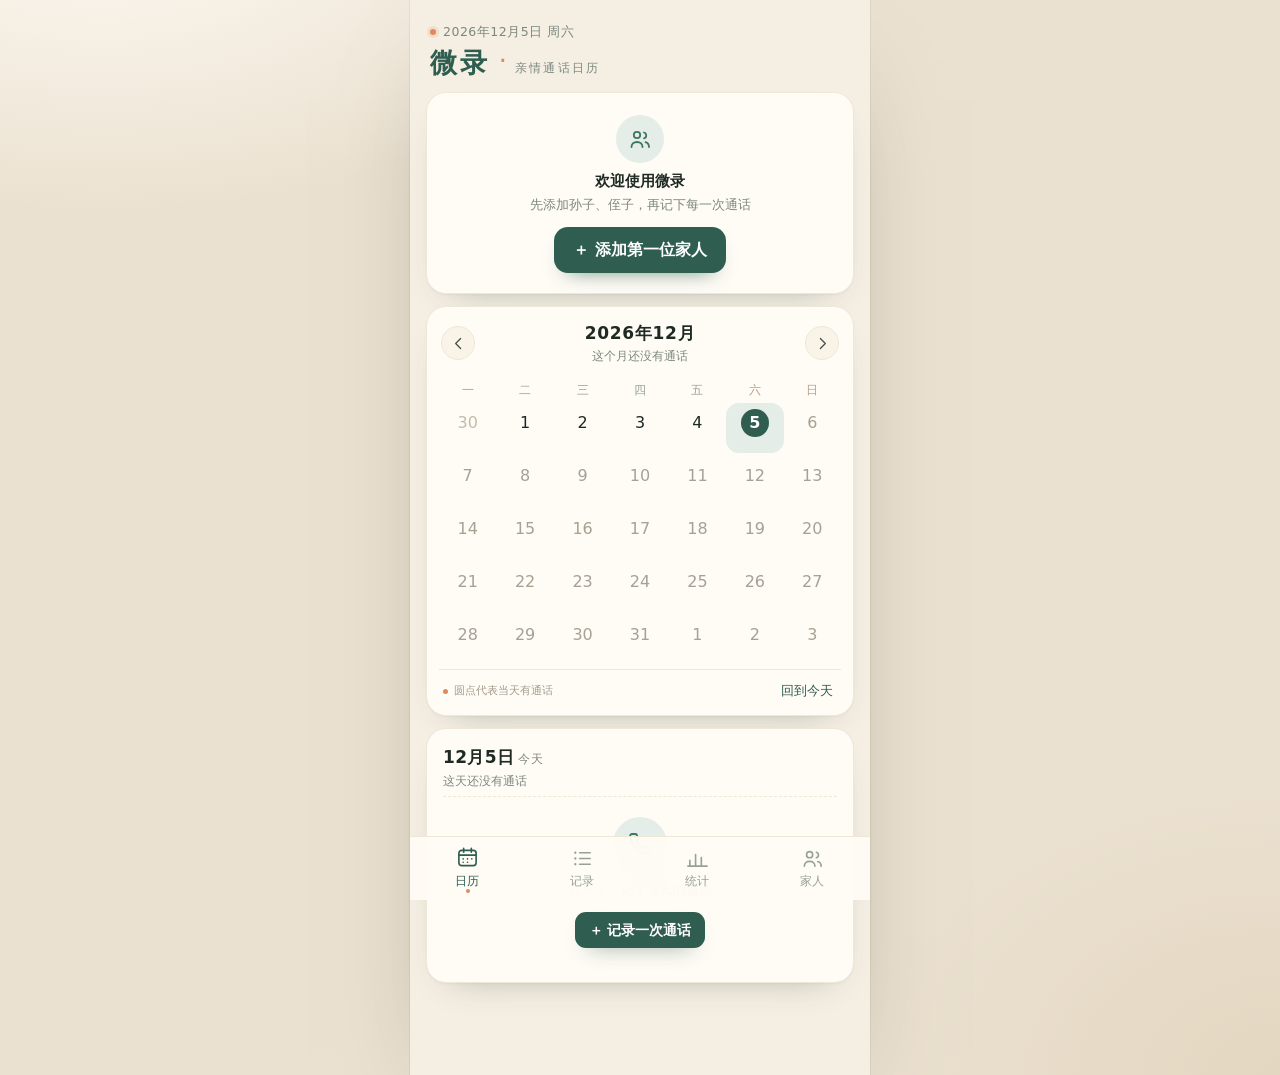
<file: index.html>
<!doctype html>
<html lang="zh-CN">
<head>
  <meta charset="utf-8">
  <meta name="viewport" content="width=device-width, initial-scale=1, viewport-fit=cover">
  <meta name="theme-color" content="#f5efe3">
  <meta name="color-scheme" content="light">
  <meta name="description" content="微录 · 用日历记下和孙子、侄子的每一次通话，次数、时长一目了然。">
  <title>微录 · 亲情通话日历</title>
  <link rel="manifest" href="./manifest.webmanifest">
  <link rel="icon" type="image/png" href="./icons/icon-192.png">
  <link rel="apple-touch-icon" href="./icons/apple-touch-icon.png">
  <meta name="apple-mobile-web-app-capable" content="yes">
  <meta name="mobile-web-app-capable" content="yes">
  <meta name="apple-mobile-web-app-title" content="微录">
  <meta name="apple-mobile-web-app-status-bar-style" content="default">
  <link rel="stylesheet" href="./css/app.css">
</head>
<body>
  <svg class="sprite" xmlns="http://www.w3.org/2000/svg" aria-hidden="true">
    <symbol id="i-calendar" viewBox="0 0 24 24">
      <rect x="3" y="4.5" width="18" height="16" rx="3"/>
      <path d="M3 9.5h18M8 2.5v4M16 2.5v4"/>
      <path d="M7.5 13.5h.01M12 13.5h.01M16.5 13.5h.01M7.5 17h.01M12 17h.01"/>
    </symbol>
    <symbol id="i-list" viewBox="0 0 24 24">
      <path d="M9 6h11M9 12h11M9 18h11"/>
      <circle cx="4.5" cy="6" r="1.2" fill="currentColor" stroke="none"/>
      <circle cx="4.5" cy="12" r="1.2" fill="currentColor" stroke="none"/>
      <circle cx="4.5" cy="18" r="1.2" fill="currentColor" stroke="none"/>
    </symbol>
    <symbol id="i-chart" viewBox="0 0 24 24">
      <path d="M4 20v-6M10 20V8M16 20v-9M22 20H2"/>
    </symbol>
    <symbol id="i-users" viewBox="0 0 24 24">
      <circle cx="9" cy="8" r="3.2"/>
      <path d="M3.5 20c0-3.2 2.5-5 5.5-5s5.5 1.8 5.5 5"/>
      <path d="M16 5.5a3 3 0 0 1 0 5.8M17.5 15.2c2 .6 3.5 2.2 3.5 4.8"/>
    </symbol>
    <symbol id="i-plus" viewBox="0 0 24 24">
      <path d="M12 5v14M5 12h14"/>
    </symbol>
    <symbol id="i-phone" viewBox="0 0 24 24">
      <path d="M22 16.92v3a2 2 0 0 1-2.18 2 19.79 19.79 0 0 1-8.63-3.07 19.5 19.5 0 0 1-6-6A19.79 19.79 0 0 1 2.12 4.18 2 2 0 0 1 4.11 2h3a2 2 0 0 1 2 1.72c.12.9.34 1.79.65 2.63a2 2 0 0 1-.45 2.11L8.09 9.91a16 16 0 0 0 6 6l1.27-1.27a2 2 0 0 1 2.11-.45c.84.31 1.73.53 2.63.65A2 2 0 0 1 22 16.92Z"/>
    </symbol>
    <symbol id="i-arrow-out" viewBox="0 0 24 24">
      <path d="M7 17 17 7M9 7h8v8"/>
    </symbol>
    <symbol id="i-arrow-in" viewBox="0 0 24 24">
      <path d="M17 7 7 17M15 17H7V9"/>
    </symbol>
    <symbol id="i-chevron-left" viewBox="0 0 24 24">
      <path d="M15 5l-7 7 7 7"/>
    </symbol>
    <symbol id="i-chevron-right" viewBox="0 0 24 24">
      <path d="M9 5l7 7-7 7"/>
    </symbol>
    <symbol id="i-x" viewBox="0 0 24 24">
      <path d="M6 6l12 12M18 6L6 18"/>
    </symbol>
    <symbol id="i-check" viewBox="0 0 24 24">
      <path d="M5 13l4 4L19 7"/>
    </symbol>
    <symbol id="i-download" viewBox="0 0 24 24">
      <path d="M12 3v12m0 0 4-4m-4 4-4-4M4 20h16"/>
    </symbol>
    <symbol id="i-upload" viewBox="0 0 24 24">
      <path d="M12 16V4m0 0 4 4m-4-4L8 8M4 20h16"/>
    </symbol>
    <symbol id="i-trash" viewBox="0 0 24 24">
      <path d="M4 7h16M10 4h4M6 7l1 13h10l1-13M10 11v5M14 11v5"/>
    </symbol>
    <symbol id="i-edit" viewBox="0 0 24 24">
      <path d="M4 20h4L18 10a2.8 2.8 0 0 0-4-4L4 16v4Z"/>
      <path d="M13.5 6.5 17.5 10.5"/>
    </symbol>
    <symbol id="i-search" viewBox="0 0 24 24">
      <circle cx="11" cy="11" r="7"/>
      <path d="M20 20l-4-4"/>
    </symbol>
    <symbol id="i-clock" viewBox="0 0 24 24">
      <circle cx="12" cy="12" r="9"/>
      <path d="M12 7v5l3 2"/>
    </symbol>
    <symbol id="i-heart" viewBox="0 0 24 24">
      <path d="M12 20s-7-4.4-7-9a4 4 0 0 1 7-2.6A4 4 0 0 1 19 11c0 4.6-7 9-7 9Z"/>
    </symbol>
    <symbol id="i-info" viewBox="0 0 24 24">
      <circle cx="12" cy="12" r="9"/>
      <path d="M12 11v5M12 8h.01"/>
    </symbol>
    <symbol id="i-install" viewBox="0 0 24 24">
      <rect x="6" y="2.5" width="12" height="19" rx="2.5"/>
      <path d="M12 6.5v6m0 0 2.4-2.4M12 12.5 9.6 10.1M10 18.5h4"/>
    </symbol>
    <symbol id="i-shield" viewBox="0 0 24 24">
      <path d="M12 3l7 3v5.5c0 4.5-3 7.8-7 9.5-4-1.7-7-5-7-9.5V6l7-3Z"/>
      <path d="M9 12l2 2 4-4"/>
    </symbol>
    <symbol id="i-bell" viewBox="0 0 24 24">
      <path d="M18 8a6 6 0 1 0-12 0c0 7-3 7-3 9h18c0-2-3-2-3-9"/>
      <path d="M10 21h4"/>
    </symbol>
    <symbol id="i-spark" viewBox="0 0 24 24">
      <path d="M12 3l1.8 5.2L19 10l-5.2 1.8L12 17l-1.8-5.2L5 10l5.2-1.8L12 3Z"/>
    </symbol>
  </svg>

  <div class="app">
    <header class="topbar">
      <p class="eyebrow"><span class="pulse"></span><span id="today-line">正在加载…</span></p>
      <div class="brand-row">
        <h1 class="brand">微录<span>·</span><small>亲情通话日历</small></h1>
        <button class="btn install-pill" id="install-btn" data-action="install" aria-label="安装到手机桌面" hidden>
          <svg class="ic"><use href="#i-install"/></svg><span>安装</span>
        </button>
      </div>
    </header>

    <main id="view" class="view" tabindex="-1"></main>

    <nav class="tabbar" aria-label="主导航">
      <button class="tab" data-action="tab" data-tab="calendar" aria-label="日历">
        <svg class="ic"><use href="#i-calendar"/></svg><span>日历</span>
      </button>
      <button class="tab" data-action="tab" data-tab="records" aria-label="记录">
        <svg class="ic"><use href="#i-list"/></svg><span>记录</span>
      </button>
      <button class="tab" data-action="tab" data-tab="stats" aria-label="统计">
        <svg class="ic"><use href="#i-chart"/></svg><span>统计</span>
      </button>
      <button class="tab" data-action="tab" data-tab="family" aria-label="家人">
        <svg class="ic"><use href="#i-users"/></svg><span>家人</span>
      </button>
    </nav>
  </div>

  <div id="sheet-root"></div>
  <div id="toast" class="toast" role="status" aria-live="polite"></div>
  <input type="file" id="import-file" accept=".json,application/json" hidden>

  <script src="./js/core.js"></script>
  <script src="./js/seed.js"></script>
  <script src="./js/app.js"></script>
</body>
</html>
</file>
<file: css/app.css>
/* =========================================================
   微录 · 亲情通话日历
   手机优先的样式，暖纸张 + 墨绿，给长辈看的清楚设计
   ========================================================= */

:root {
  --bg: #f5efe3;
  --bg-deep: #ebe1d0;
  --surface: #fffcf6;
  --surface-2: #faf4e8;
  --ink: #1f2a25;
  --ink-2: #45524b;
  --muted: #7d877f;
  --green: #2f5d50;
  --green-2: #3e7564;
  --green-soft: #e4ede7;
  --coral: #c9683f;
  --coral-2: #e08a5b;
  --coral-soft: #f8e5d7;
  --gold: #b8892e;
  --line: #e4dac9;
  --line-2: #efe7d8;
  --danger: #b23b3b;
  --danger-soft: #f8e3e0;
  --shadow-sm: 0 1px 2px rgba(47, 60, 52, 0.05);
  --shadow: 0 1px 2px rgba(47, 60, 52, 0.04), 0 16px 36px -26px rgba(47, 60, 52, 0.45);
  --radius: 20px;
  --radius-sm: 14px;
  --tab-h: 64px;
  --font: "PingFang SC", "Hiragino Sans GB", "Microsoft YaHei", "Noto Sans SC",
    system-ui, -apple-system, "Segoe UI", sans-serif;
  --num: "SF Pro Display", "DIN Alternate", "PingFang SC", "Microsoft YaHei", system-ui, sans-serif;
}

* {
  box-sizing: border-box;
  -webkit-tap-highlight-color: transparent;
}

[hidden] {
  display: none !important;
}

html {
  font-size: 16px;
  -webkit-text-size-adjust: 100%;
}

body {
  margin: 0;
  font-family: var(--font);
  color: var(--ink);
  background: var(--bg-deep);
  background-image:
    radial-gradient(900px 500px at 8% -8%, rgba(255, 252, 246, 0.9), transparent 60%),
    radial-gradient(700px 500px at 100% 100%, rgba(214, 195, 165, 0.35), transparent 60%);
  min-height: 100vh;
  min-height: 100dvh;
  line-height: 1.5;
  overflow-x: hidden;
}

body.sheet-open {
  overflow: hidden;
}

button,
input,
select,
textarea {
  font: inherit;
  color: inherit;
}

button {
  cursor: pointer;
}

a {
  color: inherit;
  text-decoration: none;
}

h1, h2, h3, p {
  margin: 0;
}

svg.ic {
  width: 22px;
  height: 22px;
  fill: none;
  stroke: currentColor;
  stroke-width: 1.8;
  stroke-linecap: round;
  stroke-linejoin: round;
  flex: none;
}

.sprite {
  position: absolute;
  width: 0;
  height: 0;
  overflow: hidden;
}

/* ---------- 外壳 ---------- */

.app {
  position: relative;
  width: 100%;
  max-width: 460px;
  min-height: 100vh;
  min-height: 100dvh;
  margin: 0 auto;
  background: var(--bg);
  padding-bottom: calc(var(--tab-h) + env(safe-area-inset-bottom) + 10px);
}

@media (min-width: 560px) {
  .app {
    box-shadow: 0 0 0 1px rgba(47, 60, 52, 0.07), 0 40px 110px -60px rgba(31, 42, 37, 0.55);
  }
}

.topbar {
  padding: calc(18px + env(safe-area-inset-top)) 20px 10px;
}

.eyebrow {
  display: inline-flex;
  align-items: center;
  gap: 7px;
  font-size: 12.5px;
  letter-spacing: 0.04em;
  color: var(--muted);
  font-weight: 500;
}

.pulse {
  width: 6px;
  height: 6px;
  border-radius: 50%;
  background: var(--coral-2);
  box-shadow: 0 0 0 3px rgba(224, 138, 91, 0.18);
}

.brand-row {
  display: flex;
  align-items: flex-end;
  justify-content: space-between;
  gap: 10px;
  margin-top: 6px;
}

.brand {
  font-size: 27px;
  font-weight: 700;
  letter-spacing: 0.12em;
  color: var(--green);
  display: flex;
  align-items: baseline;
  gap: 8px;
  line-height: 1.1;
}

.brand > span {
  color: var(--coral-2);
  font-weight: 400;
  letter-spacing: 0;
  transform: translateY(-2px);
}

.brand small {
  font-size: 12px;
  font-weight: 500;
  letter-spacing: 0.18em;
  color: var(--muted);
}

.icon-btn {
  display: inline-grid;
  place-items: center;
  width: 42px;
  height: 42px;
  border-radius: 50%;
  border: 1px solid var(--line);
  background: var(--surface);
  color: var(--ink-2);
  transition: transform 0.12s ease, background 0.2s ease;
}

.icon-btn:active {
  transform: scale(0.94);
}

.icon-btn .ic {
  width: 20px;
  height: 20px;
}

.icon-btn.sm {
  width: 36px;
  height: 36px;
}

.btn.install-pill {
  height: 38px;
  padding: 0 13px;
  border-radius: 999px;
  border: 1px solid var(--line);
  background: var(--surface);
  color: var(--green);
  font-size: 12.5px;
  flex: none;
  box-shadow: var(--shadow-sm);
}

.btn.install-pill .ic {
  width: 17px;
  height: 17px;
}

.view {
  padding: 4px 16px 18px;
  outline: none;
  animation: rise 0.35s cubic-bezier(0.22, 0.8, 0.3, 1);
}

@keyframes rise {
  from { opacity: 0; transform: translateY(7px); }
  to { opacity: 1; transform: translateY(0); }
}

/* ---------- 底部导航 ---------- */

.tabbar {
  position: fixed;
  left: 50%;
  bottom: 0;
  transform: translateX(-50%);
  width: 100%;
  max-width: 460px;
  height: calc(var(--tab-h) + env(safe-area-inset-bottom));
  padding-bottom: env(safe-area-inset-bottom);
  display: grid;
  grid-template-columns: repeat(4, 1fr);
  align-items: center;
  background: rgba(255, 252, 246, 0.92);
  -webkit-backdrop-filter: blur(16px) saturate(1.2);
  backdrop-filter: blur(16px) saturate(1.2);
  border-top: 1px solid var(--line-2);
  z-index: 40;
}

.tab {
  height: 100%;
  border: 0;
  background: none;
  display: flex;
  flex-direction: column;
  align-items: center;
  justify-content: center;
  gap: 3px;
  font-size: 11.5px;
  font-weight: 500;
  letter-spacing: 0.04em;
  color: #97a099;
  position: relative;
  transition: color 0.2s ease;
}

.tab .ic {
  width: 23px;
  height: 23px;
  stroke-width: 1.7;
  transition: transform 0.2s ease;
}

.tab.is-on {
  color: var(--green);
}

.tab.is-on .ic {
  transform: translateY(-1px);
}

.tab.is-on::after {
  content: "";
  position: absolute;
  bottom: 7px;
  width: 4px;
  height: 4px;
  border-radius: 50%;
  background: var(--coral-2);
}

.tab:active .ic {
  transform: scale(0.9);
}

/* ---------- 通用组件 ---------- */

.card {
  background: var(--surface);
  border: 1px solid var(--line-2);
  border-radius: var(--radius);
  box-shadow: var(--shadow);
  padding: 16px;
}

.page-head {
  display: flex;
  align-items: flex-end;
  justify-content: space-between;
  gap: 12px;
  padding: 12px 2px 14px;
}

.page-head h1 {
  font-size: 22px;
  font-weight: 700;
  letter-spacing: 0.02em;
}

.page-head p {
  margin-top: 3px;
  font-size: 12.5px;
  color: var(--muted);
}

.btn {
  display: inline-flex;
  align-items: center;
  justify-content: center;
  gap: 6px;
  height: 46px;
  padding: 0 18px;
  border-radius: var(--radius-sm);
  border: 1px solid transparent;
  background: none;
  font-size: 15.5px;
  font-weight: 600;
  white-space: nowrap;
  transition: transform 0.12s ease, background 0.2s ease, box-shadow 0.2s ease;
}

.btn:active {
  transform: scale(0.97);
}

.btn.primary {
  background: var(--green);
  color: #fff;
  box-shadow: 0 10px 22px -14px rgba(47, 93, 80, 0.9);
}

.btn.coral {
  background: var(--coral);
  color: #fff;
}

.btn.ghost {
  background: var(--surface);
  border-color: var(--line);
  color: var(--ink-2);
}

.btn.soft {
  background: var(--green-soft);
  color: var(--green);
}

.btn.danger {
  background: var(--danger-soft);
  color: var(--danger);
}

.btn.block {
  width: 100%;
}

.btn.sm {
  height: 36px;
  padding: 0 13px;
  font-size: 13.5px;
  border-radius: 11px;
}

.btn.lg {
  height: 52px;
  font-size: 16.5px;
  border-radius: 16px;
}

.tag {
  display: inline-block;
  font-size: 10.5px;
  font-weight: 500;
  color: var(--muted);
  background: var(--surface-2);
  border: 1px solid var(--line-2);
  border-radius: 6px;
  padding: 1px 6px;
  vertical-align: 1px;
  letter-spacing: 0.02em;
}

.avatar {
  --c: var(--green);
  width: 42px;
  height: 42px;
  border-radius: 50%;
  display: inline-grid;
  place-items: center;
  flex: none;
  font-size: 16px;
  font-weight: 600;
  color: var(--c);
  background: var(--green-soft);
  background: color-mix(in srgb, var(--c) 14%, #fff);
  box-shadow: inset 0 0 0 1px color-mix(in srgb, var(--c) 18%, transparent);
  letter-spacing: 0.02em;
}

.avatar.sm { width: 34px; height: 34px; font-size: 14px; }
.avatar.lg { width: 50px; height: 50px; font-size: 19px; }

.text-btn {
  border: 0;
  background: none;
  padding: 4px;
  font-size: 12.5px;
  color: var(--green);
  font-weight: 500;
}

.card-head {
  display: flex;
  align-items: baseline;
  justify-content: space-between;
  gap: 10px;
  margin-bottom: 14px;
}

.card-head h2,
.card-title {
  font-size: 15.5px;
  font-weight: 700;
  letter-spacing: 0.02em;
}

.card-head span {
  font-size: 12px;
  color: var(--muted);
}

/* ---------- 日历 ---------- */

.reminder {
  display: flex;
  align-items: center;
  gap: 12px;
  padding: 12px 14px;
  margin-bottom: 12px;
  border-radius: 16px;
  border: 1px solid #eedcc2;
  background: linear-gradient(135deg, #fdf5e6, #f8e9d3);
  box-shadow: var(--shadow-sm);
}

.reminder-ic {
  width: 38px;
  height: 38px;
  border-radius: 50%;
  background: #fff8ec;
  color: var(--coral);
  display: grid;
  place-items: center;
  flex: none;
  border: 1px solid #f0dfc8;
}

.reminder-ic .ic { width: 19px; height: 19px; }

.reminder-text {
  flex: 1;
  min-width: 0;
}

.reminder-text strong {
  display: block;
  font-size: 14px;
  font-weight: 600;
  color: #6b4a2c;
}

.reminder-text span {
  font-size: 12px;
  color: #957353;
}

.reminder .btn {
  background: #fff;
  border-color: #eedcc2;
  color: #96603a;
}

.cal-card {
  padding: 14px 12px 10px;
}

.cal-head {
  display: flex;
  align-items: center;
  gap: 6px;
  padding: 0 2px 8px;
}

.cal-nav {
  width: 34px;
  height: 34px;
  border-radius: 50%;
  border: 1px solid var(--line-2);
  background: var(--surface-2);
  color: var(--ink-2);
  display: grid;
  place-items: center;
  flex: none;
  transition: transform 0.12s ease;
}

.cal-nav:active { transform: scale(0.92); }

.cal-nav .ic { width: 17px; height: 17px; }

.cal-heading {
  flex: 1;
  text-align: center;
  min-width: 0;
}

.cal-heading h2 {
  font-size: 17px;
  font-weight: 700;
  letter-spacing: 0.04em;
  font-variant-numeric: tabular-nums;
}

.cal-heading p {
  font-size: 11.5px;
  color: var(--muted);
  margin-top: 1px;
}

.weekdays {
  display: grid;
  grid-template-columns: repeat(7, 1fr);
  padding: 8px 0 4px;
  font-size: 12px;
  color: #9aa39b;
  font-weight: 500;
  text-align: center;
}

.weekdays span:nth-child(6),
.weekdays span:nth-child(7) {
  color: #b99c86;
}

.cal-grid {
  display: grid;
  grid-template-columns: repeat(7, 1fr);
  row-gap: 3px;
}

.cell {
  position: relative;
  height: 50px;
  border: 0;
  background: none;
  border-radius: 13px;
  display: flex;
  flex-direction: column;
  align-items: center;
  justify-content: center;
  gap: 4px;
  color: var(--ink);
  transition: background 0.16s ease, transform 0.12s ease;
}

.cell:active { transform: scale(0.94); }

.cell-num {
  width: 28px;
  height: 28px;
  display: grid;
  place-items: center;
  border-radius: 50%;
  font-size: 16px;
  font-variant-numeric: tabular-nums;
  line-height: 1;
  transition: background 0.16s ease, color 0.16s ease, box-shadow 0.16s ease;
}

.cell.is-out .cell-num { color: #c5bba9; }

.cell.is-future .cell-num { color: #a8a094; }

.cell.is-today .cell-num {
  box-shadow: inset 0 0 0 1.5px var(--green);
  color: var(--green);
  font-weight: 700;
}

.cell.is-selected {
  background: var(--green-soft);
}

.cell.is-selected .cell-num {
  background: var(--green);
  color: #fff;
  font-weight: 600;
  box-shadow: none;
}

.dots {
  display: flex;
  align-items: center;
  gap: 3px;
  height: 5px;
}

.dots i {
  width: 5px;
  height: 5px;
  border-radius: 50%;
  background: var(--c, var(--green));
}

.cell.is-selected .dots i {
  box-shadow: 0 0 0 1px #fff;
}

.cal-foot {
  display: flex;
  align-items: center;
  justify-content: space-between;
  gap: 8px;
  padding: 8px 4px 0;
  margin-top: 4px;
  border-top: 1px solid var(--line-2);
}

.cal-hint {
  font-size: 11px;
  color: #a49b8b;
  display: inline-flex;
  align-items: center;
  gap: 6px;
}

.cal-hint i {
  width: 5px;
  height: 5px;
  border-radius: 50%;
  background: var(--coral-2);
}

/* ---------- 当天记录 ---------- */

.day-card {
  margin-top: 12px;
}

.day-head {
  display: flex;
  align-items: center;
  justify-content: space-between;
  gap: 12px;
  padding-bottom: 6px;
}

.day-head h2 {
  font-size: 17px;
  font-weight: 700;
  letter-spacing: 0.02em;
}

.day-head h2 span {
  font-size: 12px;
  font-weight: 500;
  color: var(--muted);
  margin-left: 4px;
}

.day-head p {
  font-size: 12px;
  color: var(--muted);
  margin-top: 2px;
}

.record {
  width: 100%;
  border: 0;
  background: none;
  color: inherit;
  display: flex;
  align-items: center;
  gap: 12px;
  padding: 12px 2px;
  text-align: left;
  border-top: 1px dashed var(--line-2);
}

.day-card .record:first-of-type {
  border-top: 0;
}

.record:active {
  background: var(--surface-2);
}

.record-main {
  flex: 1;
  min-width: 0;
  display: flex;
  flex-direction: column;
  gap: 1px;
}

.record-title {
  display: flex;
  align-items: center;
  gap: 6px;
  font-size: 15.5px;
  font-weight: 600;
}

.record-sub {
  font-size: 12px;
  color: var(--muted);
  display: flex;
  align-items: center;
  gap: 4px;
}

.record-sub .ic {
  width: 13px;
  height: 13px;
  stroke-width: 2;
}

.record-note {
  font-size: 12.5px;
  color: var(--ink-2);
  margin-top: 3px;
  overflow: hidden;
  text-overflow: ellipsis;
  white-space: nowrap;
}

.record-dur {
  font-size: 13px;
  font-weight: 600;
  color: var(--green);
  font-variant-numeric: tabular-nums;
  background: var(--green-soft);
  border-radius: 9px;
  padding: 5px 9px;
  white-space: nowrap;
}

.record-dur.zero {
  color: var(--muted);
  background: var(--surface-2);
}

.empty {
  text-align: center;
  padding: 26px 14px 22px;
}

.empty.compact {
  padding: 20px 12px 18px;
  border-top: 1px dashed var(--line-2);
}

.empty.welcome {
  padding: 22px 16px 20px;
}

.empty.welcome .empty-ic {
  width: 48px;
  height: 48px;
  margin-bottom: 8px;
}

.empty-ic {
  width: 54px;
  height: 54px;
  margin: 0 auto 10px;
  border-radius: 50%;
  display: grid;
  place-items: center;
  background: var(--green-soft);
  color: var(--green-2);
}

.empty-ic .ic { width: 24px; height: 24px; }

.empty h3 {
  font-size: 14.5px;
  font-weight: 600;
}

.empty p {
  font-size: 12.5px;
  color: var(--muted);
  margin: 4px 0 12px;
}

/* ---------- 记录页 ---------- */

.search {
  position: relative;
  margin-bottom: 10px;
}

.search .ic {
  position: absolute;
  left: 14px;
  top: 50%;
  transform: translateY(-50%);
  width: 18px;
  height: 18px;
  color: #9aa39b;
}

.search input {
  width: 100%;
  height: 46px;
  border: 1px solid var(--line);
  background: var(--surface);
  border-radius: var(--radius-sm);
  padding: 0 14px 0 42px;
  font-size: 15px;
  outline: none;
  transition: border-color 0.2s ease, box-shadow 0.2s ease;
}

.search input::placeholder { color: #a9b0a8; }

.search input:focus {
  border-color: var(--green-2);
  box-shadow: 0 0 0 3px rgba(62, 117, 100, 0.12);
}

.chips {
  display: flex;
  gap: 8px;
  overflow-x: auto;
  padding: 2px 0 12px;
  scrollbar-width: none;
}

.chips::-webkit-scrollbar { display: none; }

.chip {
  flex: none;
  height: 34px;
  padding: 0 14px;
  border-radius: 999px;
  border: 1px solid var(--line);
  background: var(--surface);
  color: var(--ink-2);
  font-size: 13px;
  font-weight: 500;
  display: inline-flex;
  align-items: center;
  gap: 6px;
  transition: background 0.18s ease, color 0.18s ease, border-color 0.18s ease;
}

.chip:active { transform: scale(0.96); }

.chip.is-on {
  background: var(--green);
  border-color: var(--green);
  color: #fff;
}

.chip i {
  width: 7px;
  height: 7px;
  border-radius: 50%;
  background: var(--c, var(--green));
}

.chip.is-on i { background: #fff; }

.month-block {
  margin-bottom: 20px;
}

.month-head {
  display: flex;
  align-items: baseline;
  justify-content: space-between;
  padding: 2px 4px 8px;
}

.month-head h2 {
  font-size: 13.5px;
  font-weight: 700;
  letter-spacing: 0.06em;
  color: var(--green);
}

.month-head span {
  font-size: 11.5px;
  color: var(--muted);
}

.day-row {
  display: flex;
  gap: 10px;
  align-items: flex-start;
}

.day-rail {
  width: 40px;
  flex: none;
  text-align: center;
  padding-top: 10px;
}

.day-rail strong {
  display: block;
  font-size: 19px;
  font-weight: 700;
  color: var(--ink-2);
  font-variant-numeric: tabular-nums;
  line-height: 1.1;
}

.day-rail span {
  font-size: 10.5px;
  color: var(--muted);
}

.day-items {
  flex: 1;
  min-width: 0;
}

.record-card {
  width: 100%;
  display: flex;
  align-items: center;
  gap: 11px;
  padding: 11px 12px;
  background: var(--surface);
  border: 1px solid var(--line-2);
  border-radius: 15px;
  box-shadow: var(--shadow-sm);
  text-align: left;
  color: inherit;
  transition: transform 0.12s ease, border-color 0.2s ease;
}

.record-card + .record-card { margin-top: 7px; }

.record-card:active {
  transform: scale(0.99);
  border-color: var(--line);
}

.record-card .record-dur {
  background: transparent;
  color: var(--green);
  padding: 0;
  font-size: 13.5px;
}

.record-card .record-dur.zero { color: var(--muted); }

/* ---------- 统计页 ---------- */

.month-switch {
  display: flex;
  align-items: center;
  justify-content: space-between;
  gap: 10px;
  padding: 8px 10px;
  margin-bottom: 12px;
}

.month-switch .cal-nav {
  width: 36px;
  height: 36px;
}

.month-switch > div {
  text-align: center;
}

.month-switch strong {
  display: block;
  font-size: 15.5px;
  font-weight: 700;
  letter-spacing: 0.03em;
  font-variant-numeric: tabular-nums;
}

.month-switch small {
  font-size: 11px;
  color: var(--muted);
}

.cal-nav:disabled {
  opacity: 0.32;
  cursor: default;
}

.tiles {
  display: grid;
  grid-template-columns: repeat(3, 1fr);
  gap: 9px;
  margin-bottom: 12px;
}

.tile {
  background: var(--surface);
  border: 1px solid var(--line-2);
  border-radius: 16px;
  padding: 14px 8px 12px;
  text-align: center;
  box-shadow: var(--shadow-sm);
}

.tile strong {
  display: block;
  font-family: var(--num);
  font-size: 25px;
  font-weight: 700;
  color: var(--green);
  line-height: 1.15;
  font-variant-numeric: tabular-nums;
  letter-spacing: -0.01em;
}

.tile strong em {
  font-style: normal;
  font-size: 12px;
  font-weight: 600;
  margin-left: 1px;
  color: var(--green-2);
}

.tile span {
  display: block;
  margin-top: 3px;
  font-size: 11px;
  color: var(--muted);
  letter-spacing: 0.02em;
}

.stats-card { margin-bottom: 12px; }

.trend {
  display: flex;
  align-items: flex-end;
  gap: 6px;
  height: 128px;
  padding-top: 16px;
}

.trend-col {
  flex: 1;
  height: 100%;
  display: flex;
  flex-direction: column;
  align-items: center;
  justify-content: flex-end;
  gap: 5px;
  min-width: 0;
}

.trend-val {
  font-size: 10.5px;
  color: var(--muted);
  font-variant-numeric: tabular-nums;
  line-height: 1;
}

.trend-bar {
  width: 100%;
  max-width: 26px;
  height: var(--h, 0%);
  min-height: 3px;
  border-radius: 7px 7px 4px 4px;
  background: linear-gradient(180deg, var(--green-2), var(--green));
  transition: height 0.5s cubic-bezier(0.22, 0.8, 0.3, 1);
}

.trend-col.is-current .trend-bar {
  background: linear-gradient(180deg, var(--coral-2), var(--coral));
}

.trend-col.is-current .trend-label {
  color: var(--coral);
  font-weight: 600;
}

.trend-label {
  font-size: 11px;
  color: var(--muted);
  font-variant-numeric: tabular-nums;
}

.rank-list {
  display: flex;
  flex-direction: column;
  gap: 15px;
}

.rank-top {
  display: flex;
  align-items: center;
  gap: 9px;
}

.rank-top strong {
  font-size: 14.5px;
  font-weight: 600;
  display: flex;
  align-items: center;
  gap: 6px;
  min-width: 0;
}

.rank-val {
  margin-left: auto;
  font-size: 12.5px;
  color: var(--ink-2);
  font-variant-numeric: tabular-nums;
  white-space: nowrap;
}

.rank-bar {
  height: 6px;
  border-radius: 999px;
  background: var(--surface-2);
  margin: 7px 0 5px;
  overflow: hidden;
}

.rank-bar i {
  display: block;
  height: 100%;
  border-radius: 999px;
  background: var(--c, var(--green));
  min-width: 3px;
  transition: width 0.5s cubic-bezier(0.22, 0.8, 0.3, 1);
}

.rank-meta {
  font-size: 11px;
  color: var(--muted);
}

/* ---------- 家人页 ---------- */

.people {
  display: flex;
  flex-direction: column;
  gap: 10px;
  margin-bottom: 16px;
}

.person-card {
  padding: 14px;
}

.person-top {
  display: flex;
  align-items: center;
  gap: 11px;
}

.person-id {
  flex: 1;
  min-width: 0;
}

.person-id h3 {
  font-size: 16px;
  font-weight: 700;
  display: flex;
  align-items: center;
  gap: 6px;
  letter-spacing: 0.02em;
}

.person-id p {
  font-size: 12px;
  color: var(--muted);
  margin-top: 2px;
}

.person-last {
  font-size: 11px;
  color: var(--green);
  background: var(--green-soft);
  padding: 4px 8px;
  border-radius: 8px;
  white-space: nowrap;
}

.person-last.is-cold {
  color: var(--coral);
  background: var(--coral-soft);
}

.person-note {
  font-size: 12px;
  color: var(--ink-2);
  margin: 10px 0 11px;
  padding: 8px 10px;
  background: var(--surface-2);
  border-radius: 10px;
  overflow: hidden;
  text-overflow: ellipsis;
  white-space: nowrap;
}

.person-actions {
  display: flex;
  align-items: center;
  gap: 8px;
}

.person-actions .btn.ghost {
  background: var(--surface);
}

.settings {
  padding: 16px 16px 6px;
  margin-bottom: 12px;
}

.settings .card-title {
  margin-bottom: 4px;
}

.setting-row {
  width: 100%;
  display: flex;
  align-items: center;
  justify-content: space-between;
  gap: 12px;
  padding: 13px 0;
  border: 0;
  border-top: 1px solid var(--line-2);
  background: none;
  text-align: left;
  color: inherit;
}

.setting-row:first-of-type {
  border-top: 0;
}

.setting-row strong {
  display: block;
  font-size: 14.5px;
  font-weight: 600;
}

.setting-row small {
  display: block;
  font-size: 11.5px;
  color: var(--muted);
  margin-top: 2px;
}

.setting-row .chev {
  color: #b3aa9a;
  font-size: 14px;
}

.setting-row select {
  border: 1px solid var(--line);
  background: var(--surface-2);
  border-radius: 9px;
  height: 36px;
  padding: 0 8px;
  font-size: 13.5px;
  color: var(--ink-2);
  outline: none;
  max-width: 108px;
}

.about {
  margin-bottom: 10px;
}

.about-brand {
  display: flex;
  align-items: baseline;
  gap: 8px;
  font-size: 16px;
  font-weight: 700;
  letter-spacing: 0.1em;
  color: var(--green);
  margin-bottom: 6px;
}

.about-brand span {
  font-size: 11px;
  letter-spacing: 0.04em;
  color: var(--muted);
  font-weight: 500;
}

.about p {
  font-size: 12px;
  color: var(--muted);
  line-height: 1.7;
  margin-bottom: 12px;
}

.about-tip {
  font-size: 11.5px;
  color: var(--muted);
  line-height: 1.7;
  margin: 8px 0 0;
}

.footer-note {
  text-align: center;
  font-size: 11px;
  color: #a79d8d;
  padding: 12px 0 6px;
  letter-spacing: 0.06em;
}

/* ---------- 弹层 ---------- */

.sheet-backdrop {
  position: fixed;
  inset: 0;
  background: rgba(31, 42, 37, 0.4);
  -webkit-backdrop-filter: blur(3px);
  backdrop-filter: blur(3px);
  z-index: 60;
  animation: fade 0.22s ease;
}

@keyframes fade {
  from { opacity: 0; }
  to { opacity: 1; }
}

.sheet {
  position: fixed;
  left: 50%;
  bottom: 0;
  transform: translateX(-50%);
  width: 100%;
  max-width: 460px;
  max-height: 92vh;
  max-height: 92dvh;
  background: var(--surface);
  border-radius: 26px 26px 0 0;
  z-index: 61;
  display: flex;
  flex-direction: column;
  box-shadow: 0 -20px 60px -20px rgba(31, 42, 37, 0.45);
  animation: slide-up 0.3s cubic-bezier(0.22, 0.9, 0.3, 1);
  overflow: hidden;
}

.sheet:focus {
  outline: none;
}

@keyframes slide-up {
  from { transform: translate(-50%, 100%); }
  to { transform: translate(-50%, 0); }
}

.sheet-grab {
  width: 38px;
  height: 4px;
  border-radius: 999px;
  background: #ddd2bf;
  margin: 8px auto 0;
  flex: none;
}

.sheet-head {
  display: flex;
  align-items: center;
  justify-content: space-between;
  gap: 12px;
  padding: 10px 20px 8px;
  flex: none;
}

.sheet-head h2 {
  font-size: 18px;
  font-weight: 700;
  letter-spacing: 0.02em;
}

.sheet-head .icon-btn {
  width: 34px;
  height: 34px;
  border-color: var(--line-2);
  background: var(--surface-2);
}

.sheet-body {
  padding: 6px 20px calc(18px + env(safe-area-inset-bottom));
  overflow-y: auto;
  overscroll-behavior: contain;
  -webkit-overflow-scrolling: touch;
}

.field {
  margin-bottom: 16px;
}

.field > label,
.field-label {
  display: flex;
  align-items: baseline;
  justify-content: space-between;
  gap: 8px;
  font-size: 13px;
  font-weight: 600;
  color: var(--ink-2);
  margin-bottom: 8px;
}

.field-label .hint,
.field > label .hint {
  font-size: 11px;
  color: var(--muted);
  font-weight: 400;
}

.field input[type="text"],
.field input[type="tel"],
.field input[type="date"],
.field input[type="time"],
.field input[type="number"],
.field input[type="search"],
.field select {
  width: 100%;
  height: 48px;
  border: 1px solid var(--line);
  border-radius: 12px;
  background: #fff;
  padding: 0 13px;
  font-size: 16px;
  outline: none;
  transition: border-color 0.18s ease, box-shadow 0.18s ease;
}

.field select {
  -webkit-appearance: none;
  appearance: none;
  background-image: linear-gradient(45deg, transparent 50%, #8b948c 50%),
    linear-gradient(135deg, #8b948c 50%, transparent 50%);
  background-position: calc(100% - 19px) 21px, calc(100% - 14px) 21px;
  background-size: 5px 5px, 5px 5px;
  background-repeat: no-repeat;
  padding-right: 34px;
}

.field input:focus {
  border-color: var(--green-2);
  box-shadow: 0 0 0 3px rgba(62, 117, 100, 0.12);
}

.field input.invalid {
  border-color: var(--danger);
}

.row2 {
  display: grid;
  grid-template-columns: 1fr 1fr;
  gap: 10px;
}

.contact-picker {
  display: flex;
  gap: 6px;
  overflow-x: auto;
  padding: 2px 0 6px;
  scrollbar-width: none;
}

.contact-picker::-webkit-scrollbar { display: none; }

.contact-pick {
  flex: none;
  width: 66px;
  padding: 8px 2px 6px;
  border: 1px solid transparent;
  border-radius: 14px;
  background: none;
  display: flex;
  flex-direction: column;
  align-items: center;
  gap: 5px;
  color: var(--muted);
  font-size: 12px;
  transition: background 0.18s ease, border-color 0.18s ease;
}

.contact-pick.is-on {
  background: var(--green-soft);
  border-color: rgba(47, 93, 80, 0.18);
  color: var(--green);
  font-weight: 600;
}

.contact-pick .avatar {
  width: 42px;
  height: 42px;
  font-size: 16px;
}

.duration-row {
  display: flex;
  align-items: center;
  gap: 8px;
}

.dur-btn {
  width: 46px;
  height: 46px;
  border-radius: 50%;
  border: 1px solid var(--line);
  background: var(--surface-2);
  display: grid;
  place-items: center;
  font-size: 20px;
  color: var(--ink-2);
  flex: none;
  transition: transform 0.12s ease;
}

.dur-btn:active { transform: scale(0.92); }

.duration-box {
  flex: 1;
  min-width: 0;
  height: 50px;
  display: flex;
  align-items: center;
  gap: 2px;
  border: 1px solid var(--line);
  border-radius: 12px;
  background: #fff;
  padding: 0 10px 0 4px;
  transition: border-color 0.18s ease, box-shadow 0.18s ease;
}

.duration-box:focus-within {
  border-color: var(--green-2);
  box-shadow: 0 0 0 3px rgba(62, 117, 100, 0.12);
}

.field .duration-box input {
  flex: 1;
  width: 100%;
  min-width: 0;
  height: 100%;
  border: 0;
  border-radius: 0;
  background: transparent;
  padding: 0;
  text-align: center;
  font-family: var(--num);
  font-size: 24px;
  font-weight: 700;
  color: var(--green);
  outline: none;
  box-shadow: none;
  -moz-appearance: textfield;
}

.field .duration-box input:focus {
  border: 0;
  box-shadow: none;
}

.duration-box input::-webkit-outer-spin-button,
.duration-box input::-webkit-inner-spin-button {
  -webkit-appearance: none;
  margin: 0;
}

.duration-unit {
  font-size: 12.5px;
  color: var(--muted);
  flex: none;
  padding-bottom: 1px;
}

.quick-durs {
  display: flex;
  gap: 6px;
  margin-top: 8px;
  flex-wrap: wrap;
}

.quick-dur {
  height: 32px;
  padding: 0 12px;
  border-radius: 999px;
  border: 1px solid var(--line-2);
  background: var(--surface-2);
  font-size: 12.5px;
  color: var(--ink-2);
}

.quick-dur:active { background: var(--green-soft); }

.dur-hint {
  font-size: 11.5px;
  color: var(--muted);
  margin-top: 8px;
}

.seg {
  display: grid;
  grid-template-columns: 1fr 1fr;
  gap: 4px;
  background: var(--surface-2);
  border: 1px solid var(--line-2);
  border-radius: 13px;
  padding: 4px;
}

.seg label {
  position: relative;
  height: 40px;
  display: grid;
  place-items: center;
  font-size: 14px;
  color: var(--muted);
  border-radius: 10px;
  cursor: pointer;
  transition: background 0.18s ease, color 0.18s ease, box-shadow 0.18s ease;
}

.seg input {
  position: absolute;
  opacity: 0;
  pointer-events: none;
}

.seg input:checked + span {
  color: var(--green);
  font-weight: 600;
}

.seg label:has(input:checked) {
  background: #fff;
  box-shadow: 0 2px 8px -4px rgba(47, 60, 52, 0.35);
}

.seg label span {
  pointer-events: none;
}

.color-row {
  display: flex;
  gap: 10px;
  flex-wrap: wrap;
  padding: 2px 0;
}

.color-dot {
  width: 32px;
  height: 32px;
  border-radius: 50%;
  border: 2px solid transparent;
  background: var(--c);
  position: relative;
  box-shadow: inset 0 0 0 2px var(--surface);
}

.color-dot input {
  position: absolute;
  opacity: 0;
  pointer-events: none;
}

.color-dot:has(input:checked) {
  box-shadow: 0 0 0 2px var(--surface), 0 0 0 4px var(--c);
}

.form-error {
  background: var(--danger-soft);
  color: var(--danger);
  font-size: 13px;
  padding: 9px 12px;
  border-radius: 10px;
  margin-bottom: 12px;
}

.sheet-actions {
  display: grid;
  grid-template-columns: 1fr 1.4fr;
  gap: 10px;
  margin-top: 20px;
}

.sheet-actions.one {
  grid-template-columns: 1fr;
}

.sheet-actions.two-even {
  grid-template-columns: 1fr 1fr;
}

.delete-link {
  display: block;
  width: 100%;
  margin: 12px 0 4px;
  padding: 10px;
  border: 0;
  background: none;
  color: var(--danger);
  font-size: 13px;
  text-align: center;
}

.confirm-body {
  padding: 4px 2px 2px;
}

.confirm-text {
  font-size: 14.5px;
  color: var(--ink-2);
  line-height: 1.7;
  padding: 2px 0 10px;
}

.confirm-text strong {
  color: var(--ink);
}

.install-list {
  margin: 0;
  padding: 0 0 0 18px;
  font-size: 13.5px;
  color: var(--ink-2);
  line-height: 1.9;
}

.install-list li::marker {
  color: var(--coral);
}

.install-tip {
  margin-top: 12px;
  font-size: 12px;
  color: var(--muted);
  background: var(--surface-2);
  border-radius: 10px;
  padding: 10px 12px;
  line-height: 1.7;
}

/* ---------- 轻提示 ---------- */

.toast {
  position: fixed;
  left: 50%;
  bottom: calc(var(--tab-h) + env(safe-area-inset-bottom) + 18px);
  transform: translate(-50%, 12px);
  background: #1f2a25;
  color: #fff;
  font-size: 13.5px;
  padding: 10px 18px;
  border-radius: 999px;
  box-shadow: 0 12px 30px -12px rgba(0, 0, 0, 0.5);
  opacity: 0;
  pointer-events: none;
  transition: opacity 0.22s ease, transform 0.22s ease;
  z-index: 80;
  max-width: 86vw;
  text-align: center;
}

.toast.is-on {
  opacity: 1;
  transform: translate(-50%, 0);
}

/* ---------- 桌面增强 ---------- */

@media (hover: hover) {
  .btn:hover { filter: brightness(1.03); }
  .cell:hover { background: var(--surface-2); }
  .cell.is-selected:hover { background: var(--green-soft); }
  .record:hover { background: var(--surface-2); }
  .record-card:hover { border-color: var(--line); }
  .icon-btn:hover { background: var(--surface-2); }
  .chip:hover { border-color: #d6c9b4; }
  .setting-row:hover strong { color: var(--green); }
}

@media (prefers-reduced-motion: reduce) {
  *, *::before, *::after {
    animation-duration: 0.001ms !important;
    animation-iteration-count: 1 !important;
    transition-duration: 0.001ms !important;
  }
}

/* 很窄的屏幕 */
@media (max-width: 360px) {
  .reminder {
    gap: 10px;
    padding: 12px;
  }

  .reminder-ic {
    display: none;
  }

  .reminder-text strong {
    font-size: 13.5px;
  }

  .reminder .btn {
    padding: 0 11px;
    font-size: 13px;
  }
}

@media (max-width: 350px) {
  .brand { font-size: 24px; }
  .brand small { display: none; }
  .cell { height: 46px; }
  .view { padding-left: 12px; padding-right: 12px; }
  .tab { font-size: 10.5px; }
}
</file>
